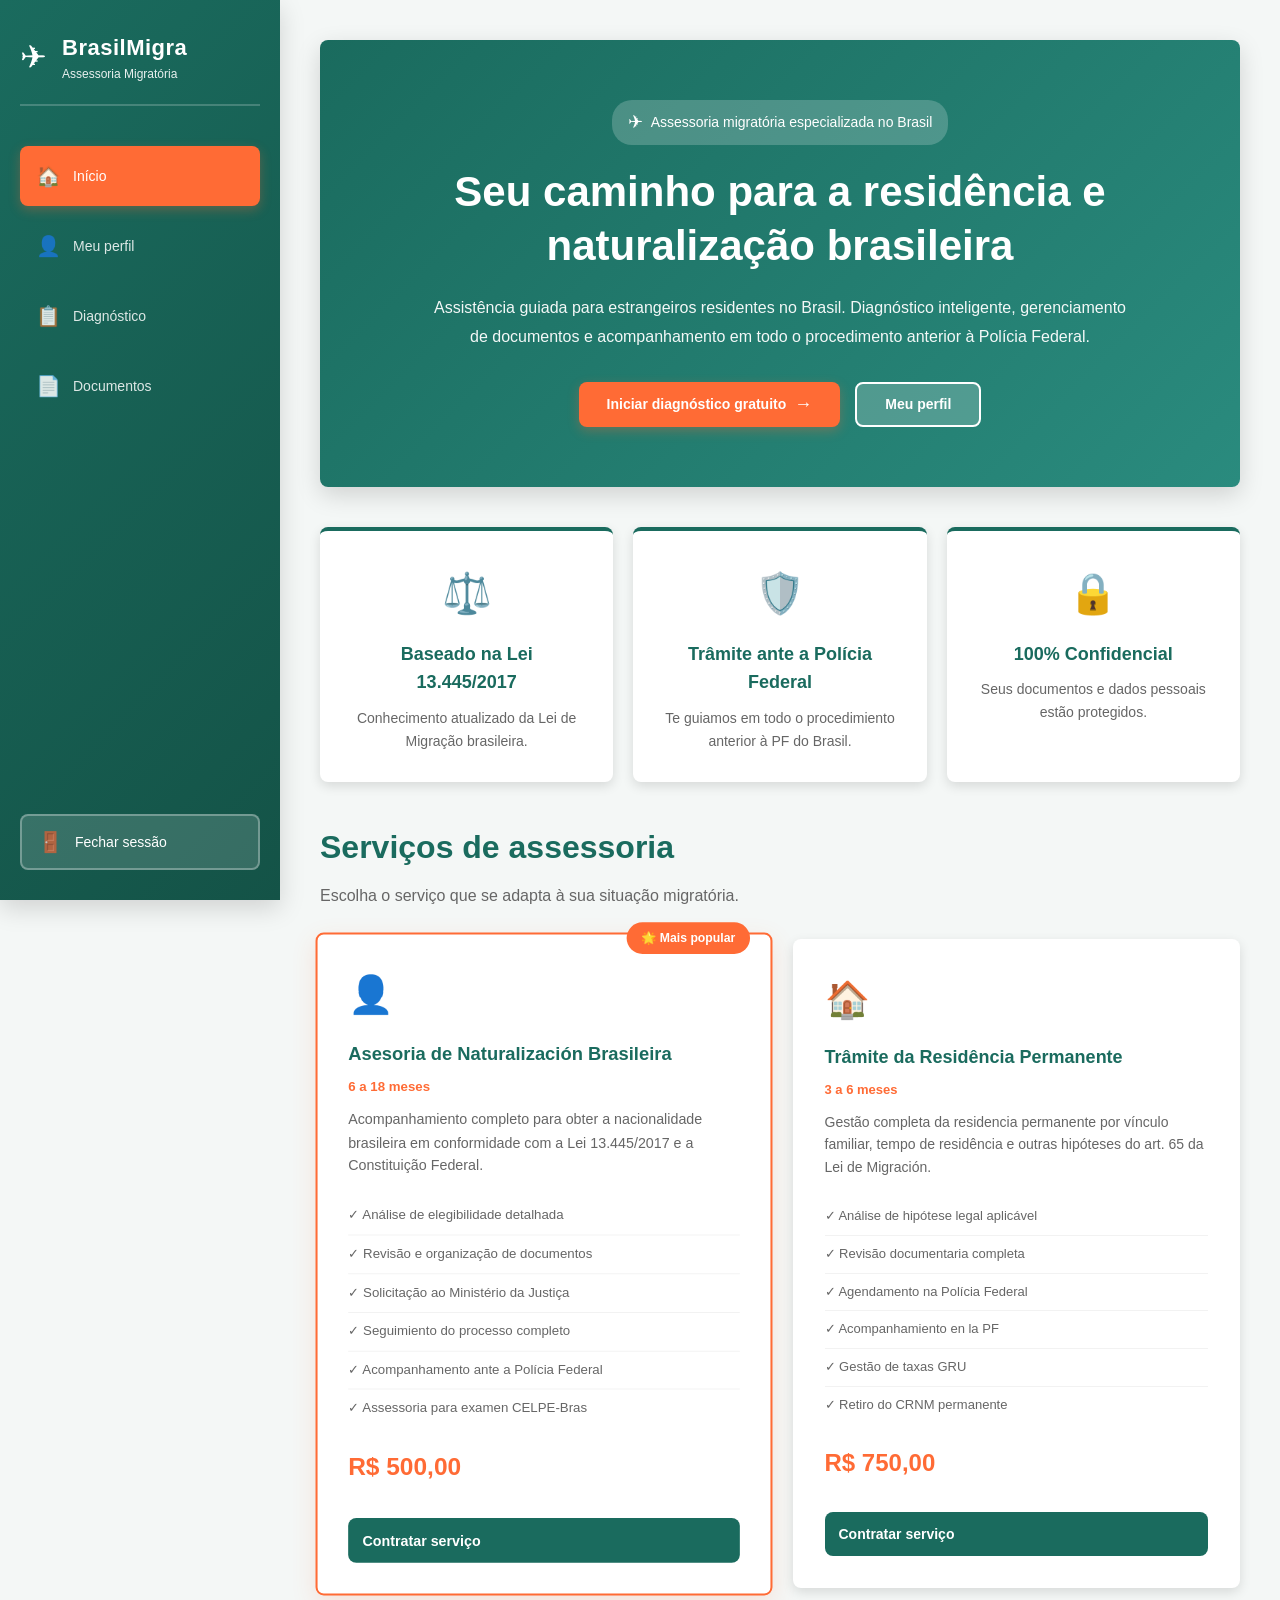
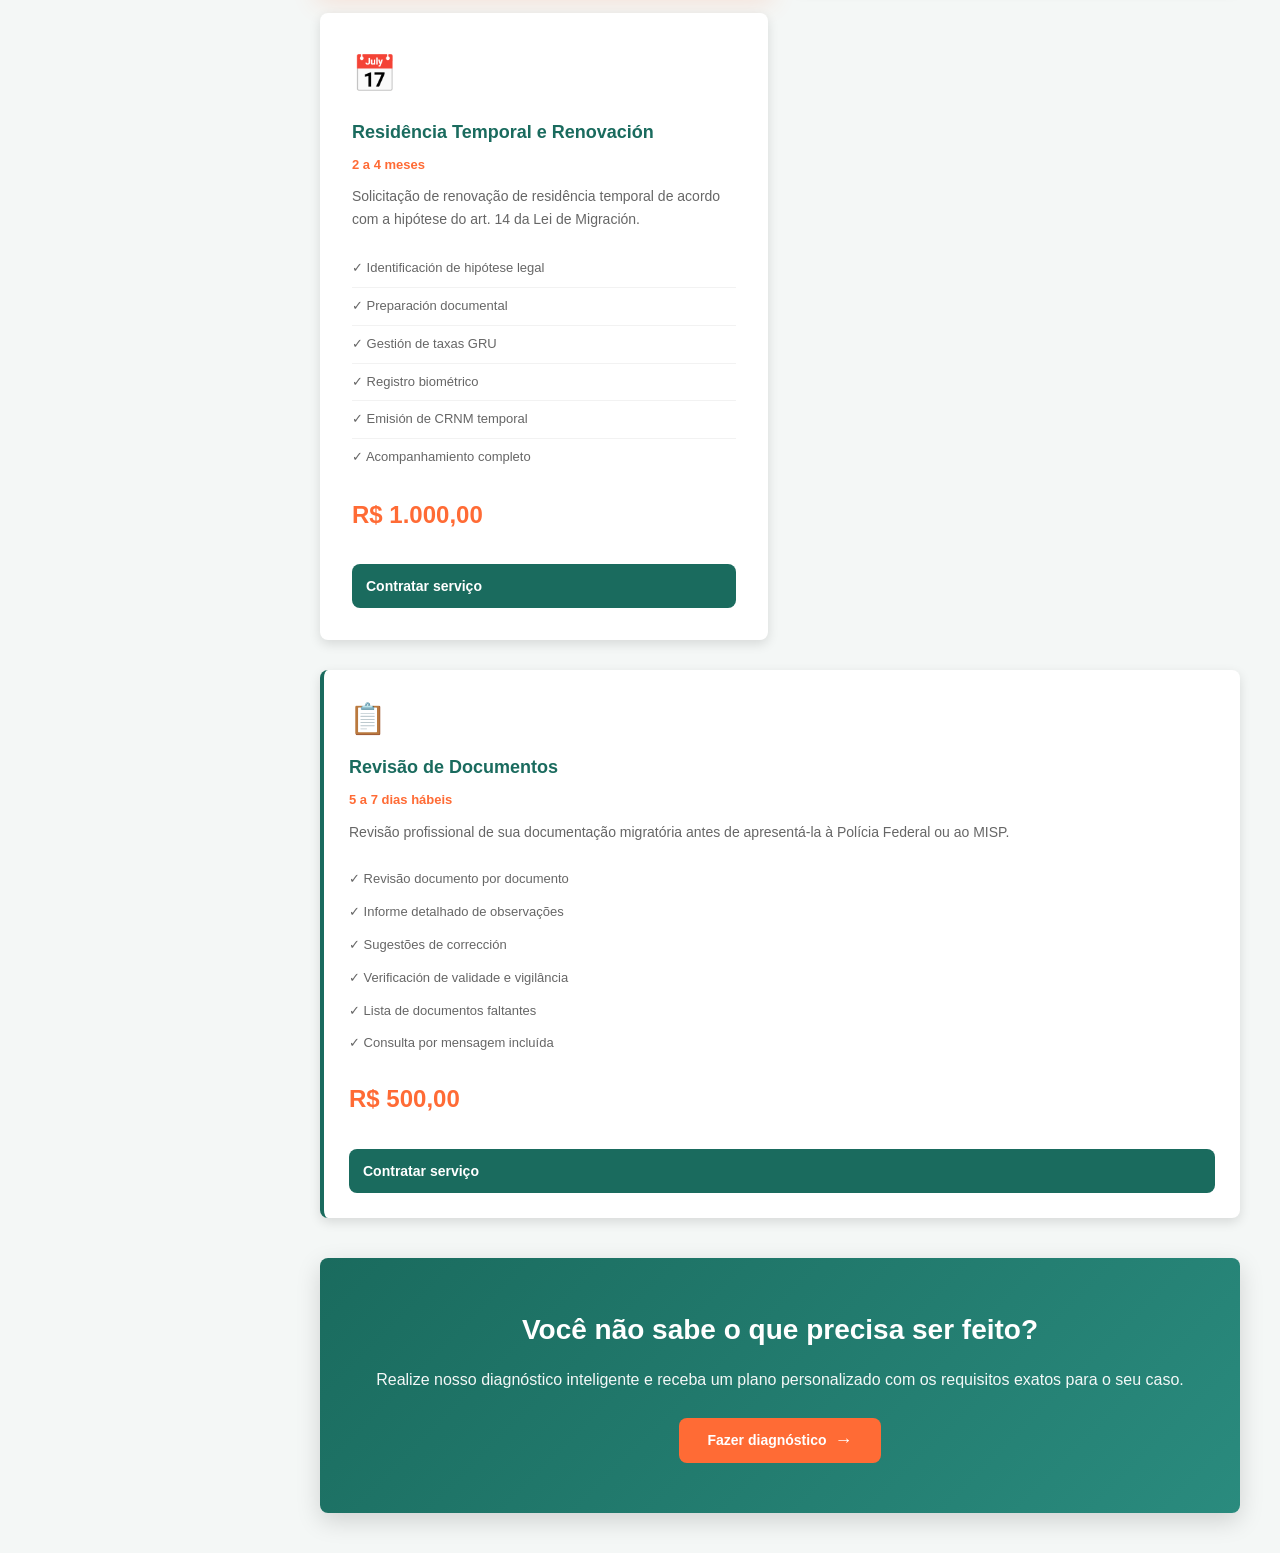
<file: index.html>
<!DOCTYPE html>
<html lang="pt-BR">
<head>
    <meta charset="UTF-8">
    <meta name="viewport" content="width=device-width, initial-scale=1.0">
    <meta name="description" content="BrasilMigra - Assessoria Migratória especializada no Brasil">
    <meta name="theme-color" content="#1a6b5e">
    
    <!-- PWA Meta Tags -->
    <meta name="apple-mobile-web-app-capable" content="yes">
    <meta name="apple-mobile-web-app-status-bar-style" content="black-translucent">
    <meta name="apple-mobile-web-app-title" content="BrasilMigra">
    
    <title>BrasilMigra - Assessoria Migratória</title>
    <link rel="manifest" href="manifest.json">
    <link rel="icon" type="image/png" sizes="192x192" href="data:image/svg+xml,<svg xmlns='http://www.w3.org/2000/svg' viewBox='0 0 192 192'><rect fill='%231a6b5e' width='192' height='192'/><text x='50%' y='50%' font-size='120' font-weight='bold' text-anchor='middle' dy='.3em' fill='white' font-family='Arial'>✈</text></svg>">
    <link rel="apple-touch-icon" href="data:image/svg+xml,<svg xmlns='http://www.w3.org/2000/svg' viewBox='0 0 180 180'><rect fill='%231a6b5e' width='180' height='180'/><text x='50%' y='50%' font-size='110' font-weight='bold' text-anchor='middle' dy='.3em' fill='white' font-family='Arial'>✈</text></svg>">
    <link rel="stylesheet" href="styles.css">
</head>
<body>
    <div class="app-container">
        <!-- SIDEBAR NAVIGATION -->
        <aside class="sidebar">
            <div class="logo-section">
                <div class="logo-icon">✈</div>
                <div>
                    <h1 class="logo-title">BrasilMigra</h1>
                    <p class="logo-subtitle">Assessoria Migratória</p>
                </div>
            </div>

            <nav class="nav-menu">
                <a href="#inicio" class="nav-item active" data-section="inicio">
                    <span class="nav-icon">🏠</span>
                    <span class="nav-text">Início</span>
                </a>
                <a href="#perfil" class="nav-item" data-section="perfil">
                    <span class="nav-icon">👤</span>
                    <span class="nav-text">Meu perfil</span>
                </a>
                <a href="#diagnostico" class="nav-item" data-section="diagnostico">
                    <span class="nav-icon">📋</span>
                    <span class="nav-text">Diagnóstico</span>
                </a>
                <a href="#documentos" class="nav-item" data-section="documentos">
                    <span class="nav-icon">📄</span>
                    <span class="nav-text">Documentos</span>
                </a>
            </nav>

            <button class="logout-btn">
                <span class="nav-icon">🚪</span>
                <span class="nav-text">Fechar sessão</span>
            </button>
        </aside>

        <!-- MAIN CONTENT -->
        <main class="main-content">
            <!-- SEÇÃO INÍCIO -->
            <section id="inicio" class="section active">
                <!-- Hero Section -->
                <div class="hero-section">
                    <div class="hero-badge">
                        <span class="badge-icon">✈</span>
                        <span class="badge-text">Assessoria migratória especializada no Brasil</span>
                    </div>
                    <h2 class="hero-title">Seu caminho para a residência e naturalização brasileira</h2>
                    <p class="hero-description">
                        Assistência guiada para estrangeiros residentes no Brasil. Diagnóstico inteligente, gerenciamento de documentos e acompanhamento em todo o procedimento anterior à Polícia Federal.
                    </p>
                    <div class="hero-buttons">
                        <button class="btn btn-primary" onclick="startDiagnostico()">
                            Iniciar diagnóstico gratuito <span class="btn-arrow">→</span>
                        </button>
                        <button class="btn btn-secondary">Meu perfil</button>
                    </div>
                </div>

                <!-- Info Cards -->
                <div class="info-cards">
                    <div class="info-card">
                        <div class="card-icon">⚖️</div>
                        <h3 class="card-title">Baseado na Lei 13.445/2017</h3>
                        <p class="card-text">Conhecimento atualizado da Lei de Migração brasileira.</p>
                    </div>
                    <div class="info-card">
                        <div class="card-icon">🛡️</div>
                        <h3 class="card-title">Trâmite ante a Polícia Federal</h3>
                        <p class="card-text">Te guiamos em todo o procedimiento anterior à PF do Brasil.</p>
                    </div>
                    <div class="info-card">
                        <div class="card-icon">🔒</div>
                        <h3 class="card-title">100% Confidencial</h3>
                        <p class="card-text">Seus documentos e dados pessoais estão protegidos.</p>
                    </div>
                </div>

                <!-- Services Section -->
                <div class="services-section">
                    <h3 class="section-title">Serviços de assessoria</h3>
                    <p class="section-subtitle">Escolha o serviço que se adapta à sua situação migratória.</p>

                    <div class="services-grid">
                        <!-- Service Card 1 -->
                        <div class="service-card featured">
                            <div class="badge-featured">🌟 Mais popular</div>
                            <div class="service-icon">👤</div>
                            <h4 class="service-title">Asesoria de Naturalización Brasileira</h4>
                            <p class="service-duration">6 a 18 meses</p>
                            <p class="service-description">Acompanhamiento completo para obter a nacionalidade brasileira em conformidade com a Lei 13.445/2017 e a Constituição Federal.</p>
                            <ul class="service-features">
                                <li>✓ Análise de elegibilidade detalhada</li>
                                <li>✓ Revisão e organização de documentos</li>
                                <li>✓ Solicitação ao Ministério da Justiça</li>
                                <li>✓ Seguimiento do processo completo</li>
                                <li>✓ Acompanhamento ante a Polícia Federal</li>
                                <li>✓ Assessoria para examen CELPE-Bras</li>
                            </ul>
                            <div class="service-price">R$ 500,00</div>
                            <button class="btn btn-service">Contratar serviço</button>
                        </div>

                        <!-- Service Card 2 -->
                        <div class="service-card">
                            <div class="service-icon">🏠</div>
                            <h4 class="service-title">Trâmite da Residência Permanente</h4>
                            <p class="service-duration">3 a 6 meses</p>
                            <p class="service-description">Gestão completa da residencia permanente por vínculo familiar, tempo de residência e outras hipóteses do art. 65 da Lei de Migración.</p>
                            <ul class="service-features">
                                <li>✓ Análise de hipótese legal aplicável</li>
                                <li>✓ Revisão documentaria completa</li>
                                <li>✓ Agendamento na Polícia Federal</li>
                                <li>✓ Acompanhamiento en la PF</li>
                                <li>✓ Gestão de taxas GRU</li>
                                <li>✓ Retiro do CRNM permanente</li>
                            </ul>
                            <div class="service-price">R$ 750,00</div>
                            <button class="btn btn-service">Contratar serviço</button>
                        </div>

                        <!-- Service Card 3 -->
                        <div class="service-card">
                            <div class="service-icon">📅</div>
                            <h4 class="service-title">Residência Temporal e Renovación</h4>
                            <p class="service-duration">2 a 4 meses</p>
                            <p class="service-description">Solicitação de renovação de residência temporal de acordo com a hipótese do art. 14 da Lei de Migración.</p>
                            <ul class="service-features">
                                <li>✓ Identificación de hipótese legal</li>
                                <li>✓ Preparación documental</li>
                                <li>✓ Gestión de taxas GRU</li>
                                <li>✓ Registro biométrico</li>
                                <li>✓ Emisión de CRNM temporal</li>
                                <li>✓ Acompanhamiento completo</li>
                            </ul>
                            <div class="service-price">R$ 1.000,00</div>
                            <button class="btn btn-service">Contratar serviço</button>
                        </div>
                    </div>

                    <!-- Additional Service -->
                    <div class="additional-service">
                        <div class="service-icon-small">📋</div>
                        <h4 class="service-title">Revisão de Documentos</h4>
                        <p class="service-duration">5 a 7 dias hábeis</p>
                        <p class="service-description">Revisão profissional de sua documentação migratória antes de apresentá-la à Polícia Federal ou ao MISP.</p>
                        <ul class="service-features-small">
                            <li>✓ Revisão documento por documento</li>
                            <li>✓ Informe detalhado de observações</li>
                            <li>✓ Sugestões de corrección</li>
                            <li>✓ Verificación de validade e vigilância</li>
                            <li>✓ Lista de documentos faltantes</li>
                            <li>✓ Consulta por mensagem incluída</li>
                        </ul>
                        <div class="service-price">R$ 500,00</div>
                        <button class="btn btn-service">Contratar serviço</button>
                    </div>
                </div>

                <!-- CTA Section -->
                <div class="cta-section">
                    <h3 class="cta-title">Você não sabe o que precisa ser feito?</h3>
                    <p class="cta-description">Realize nosso diagnóstico inteligente e receba um plano personalizado com os requisitos exatos para o seu caso.</p>
                    <button class="btn btn-cta" onclick="startDiagnostico()">Fazer diagnóstico <span class="btn-arrow">→</span></button>
                </div>
            </section>

            <!-- SEÇÃO DIAGNÓSTICO (QUESTIONÁRIO) -->
            <section id="diagnostico" class="section">
                <div class="questionnaire-container">
                    <div class="questionnaire-header">
                        <span class="questionnaire-badge">Diagnóstico inteligente</span>
                        <h2 class="questionnaire-title">Questionário migratório</h2>
                        <p class="questionnaire-subtitle">Responda às perguntas para receber um diagnóstico personalizado de acordo com a Lei de Migración Brasileira</p>
                    </div>

                    <div class="progress-bar">
                        <div class="progress-fill" id="progressFill"></div>
                        <span class="progress-text" id="progressText">0%</span>
                    </div>

                    <div class="questions-container" id="questionsContainer">
                        <!-- Questions will be loaded here by JavaScript -->
                    </div>

                    <div class="question-navigation">
                        <button class="btn btn-nav" id="prevBtn" onclick="previousQuestion()" style="display:none;">← Anterior</button>
                        <button class="btn btn-nav btn-next" id="nextBtn" onclick="nextQuestion()">Próxima →</button>
                    </div>
                </div>
            </section>

            <!-- SEÇÃO RESULTADO DIAGNÓSTICO -->
            <section id="diagnostico-resultado" class="section" style="display:none;">
                <div class="result-container">
                    <div class="result-header">
                        <div class="result-icon">⚠️</div>
                        <h2 class="result-title">Diagnóstico concluído</h2>
                        <p class="result-subtitle">Baseado na Lei 13.445/2017 e procedimentos da Polícia Federal</p>
                    </div>

                    <div class="result-card">
                        <div class="result-badge">✓ TRÂMITE RECOMENDADO</div>
                        <h3 class="result-service">Naturalización brasileira</h3>
                        <p class="result-service-desc">Cumplen requisitos previstos en la naturalización especial (art. 65 de la Constituición) por vínculo familiar con a brasileiro.</p>

                        <div class="risk-factors">
                            <div class="risk-icon">⚠️</div>
                            <div>
                                <h4>Factores de riego detectados</h4>
                                <p>Resultados criminales; isso pode dificultar o impedimento à trâmite. If necessario, avalhe jurídica detalhada</p>
                            </div>
                        </div>
                    </div>

                    <div class="requirements-card">
                        <h3>Requisitos necessários</h3>
                        <ol class="requirements-list">
                            <li>Solicitação formal dirigida ao Ministério da Justiça e Segurança Pública (MJSP)</li>
                            <li>CRNM vigente (Registro Nacional del Extranjero)</li>
                            <li>Comprovante de residência no Brasil pelo período exigido</li>
                            <li>Certificado de antecedentes penais do Brasil (PF) e do país de origen</li>
                            <li>Comprovante de capacidade de sustentação própria</li>
                            <li>Certificado de conocimiento del idioma português (CELPE-Bras)</li>
                            <li>Declaración de no tener condenas penalizadas no Brasil</li>
                            <li>Dos testes com identidades e CPF</li>
                            <li>Certificados negativos federais, estaduais e militares</li>
                        </ol>
                    </div>

                    <div class="steps-card">
                        <h3>Passo a passo para o trâmite</h3>
                        <div class="steps-list">
                            <div class="step">
                                <div class="step-number">1</div>
                                <p>Reunir toda a documentación pessoal necessária</p>
                            </div>
                            <div class="step">
                                <div class="step-number">2</div>
                                <p>Solicitar o certificado CELPE-Bras (exame de português)</p>
                            </div>
                            <div class="step">
                                <div class="step-number">3</div>
                                <p>Obter certificados de antecedentes (PF, estaduais, militares)</p>
                            </div>
                            <div class="step">
                                <div class="step-number">4</div>
                                <p>Registrar a solicitación no portal do MSF ou na Polícia Federal</p>
                            </div>
                            <div class="step">
                                <div class="step-number">5</div>
                                <p>Pagar a taxa correspondente federal (GRU)</p>
                            </div>
                            <div class="step">
                                <div class="step-number">6</div>
                                <p>Aguardar análise do MISP (pode atrasar de 6 a 18 meses)</p>
                            </div>
                            <div class="step">
                                <div class="step-number">7</div>
                                <p>Comparecimiento ante a Polícia Federal para tomar dados biométricos e cidadán</p>
                            </div>
                            <div class="step">
                                <div class="step-number">8</div>
                                <p>Receber o certificado de naturalización e realizar o registro electoral</p>
                            </div>
                        </div>
                    </div>

                    <div class="result-footer">
                        <p class="footer-note">Este diagnóstico é orientativo e não substitui a assessoria profissional jurídica. Para uma análise distribuída do seu caso, contrate um dos nossos serviços de assessoria.</p>
                        <div class="footer-buttons">
                            <button class="btn btn-primary" onclick="scrollToServices()">Ver serviços de assessoria →</button>
                            <button class="btn btn-secondary" onclick="resetDiagnostico()">Repetir diagnóstico</button>
                        </div>
                    </div>
                </div>
            </section>

            <!-- SEÇÃO PERFIL -->
            <section id="perfil" class="section">
                <div class="profile-container">
                    <h2 class="section-title">Meu perfil</h2>
                    <p class="section-subtitle">Gerencie seus dados pessoais e acompanhe o estado do seu trâmite migratório.</p>

                    <div class="profile-stats">
                        <div class="stat-card">
                            <div class="stat-icon">📄</div>
                            <div class="stat-value">0</div>
                            <div class="stat-label">Documentos</div>
                        </div>
                        <div class="stat-card">
                            <div class="stat-icon">📋</div>
                            <div class="stat-label">Diagnóstico</div>
                            <div class="stat-value">--</div>
                        </div>
                        <div class="stat-card">
                            <div class="stat-icon">👤</div>
                            <div class="stat-label">Serviços</div>
                            <div class="stat-value">0</div>
                        </div>
                    </div>

                    <form class="profile-form">
                        <h3 class="form-section-title">Dados pessoais</h3>

                        <div class="form-row">
                            <div class="form-group">
                                <label for="fullname">Nome completo *</label>
                                <input type="text" id="fullname" placeholder="Seu nome completo" required>
                            </div>
                            <div class="form-group">
                                <label for="nationality">Nacionalidade *</label>
                                <input type="text" id="nationality" placeholder="Ex: Argentina">
                            </div>
                        </div>

                        <div class="form-row">
                            <div class="form-group">
                                <label for="passport">Número de passaporte *</label>
                                <input type="text" id="passport" placeholder="Número do passaporte">
                            </div>
                            <div class="form-group">
                                <label for="rne">RNE / CRNM *</label>
                                <input type="text" id="rne" placeholder="Número RNE ou CRNM">
                            </div>
                        </div>

                        <div class="form-row">
                            <div class="form-group">
                                <label for="cpf">CPF *</label>
                                <input type="text" id="cpf" placeholder="CPF (se tiver)">
                            </div>
                            <div class="form-group">
                                <label for="birthdate">Data de nascimento *</label>
                                <input type="date" id="birthdate">
                            </div>
                        </div>

                        <div class="form-row">
                            <div class="form-group">
                                <label for="phone">Telefone</label>
                                <input type="tel" id="phone" placeholder="Seu telefone">
                            </div>
                            <div class="form-group">
                                <label for="email">Correo electrónico *</label>
                                <input type="email" id="email" placeholder="seu@email.com">
                            </div>
                        </div>

                        <div class="form-row">
                            <div class="form-group full-width">
                                <label for="address">Dirección no Brasil *</label>
                                <input type="text" id="address" placeholder="Rua, número, bairro, cidade">
                            </div>
                        </div>

                        <div class="form-row">
                            <div class="form-group">
                                <label for="state">Estado (UF) *</label>
                                <input type="text" id="state" placeholder="SP, RJ, MG, etc">
                            </div>
                            <div class="form-group">
                                <label for="arrival">Data de chegada ao Brasil *</label>
                                <input type="date" id="arrival">
                            </div>
                        </div>

                        <div class="form-row">
                            <div class="form-group">
                                <label for="visa-type">Tipo de visto atual</label>
                                <select id="visa-type">
                                    <option value="">Sem regularizar</option>
                                    <option value="temporaria">Residência temporal</option>
                                    <option value="permanente">Residência permanente</option>
                                </select>
                            </div>
                        </div>

                        <button type="submit" class="btn btn-primary">Guardar perfil</button>
                    </form>
                </div>
            </section>

            <!-- SEÇÃO DOCUMENTOS -->
            <section id="documentos" class="section">
                <div class="documents-container">
                    <h2 class="section-title">Meus Documentos</h2>
                    <p class="section-subtitle">Crie e gerencie seus documentos pessoais para o trâmite migratório.</p>

                    <div class="upload-form">
                        <h3 class="form-section-title">Subir documento</h3>

                        <div class="form-group">
                            <label for="doc-type">Tipo de documento *</label>
                            <select id="doc-type" required>
                                <option value="">Selecione um tipo</option>
                                <option value="passaporte">Passaporte</option>
                                <option value="rne">RNE / CRNM</option>
                                <option value="cpf">CPF</option>
                                <option value="certidao-nascimento">Certidão de Nascimento</option>
                                <option value="comprovante-residencia">Comprovante de Residência</option>
                                <option value="certificado-antecedentes">Certificado de Antecedentes</option>
                                <option value="outro">Outro</option>
                            </select>
                        </div>

                        <div class="form-group">
                            <label for="doc-name">Nome (opcional)</label>
                            <input type="text" id="doc-name" placeholder="Ex: Passaporte vigente">
                        </div>

                        <div class="upload-area" id="uploadArea">
                            <div class="upload-icon">📁</div>
                            <p>Clique para selecionar un arquivo</p>
                            <small>JPG, PNG, PDF - máx. 10 MB</small>
                            <input type="file" id="fileInput" accept=".jpg,.jpeg,.png,.pdf" style="display:none;">
                        </div>

                        <button type="submit" class="btn btn-primary full-width">↓ Subir documento</button>
                    </div>

                    <div class="documents-list">
                        <h3>Documentos enviados (0)</h3>
                        <div class="empty-state">
                            <div class="empty-icon">📋</div>
                            <p>Ainda não tem documentos subidos.</p>
                        </div>
                    </div>
                </div>
            </section>
        </main>
    </div>

    <script src="script.js"></script>
</body>
</html>
</file>
<file: styles.css>
/* ============================================
   ESTILOS GLOBALES Y CONFIGURACIÓN BASE
   ============================================ */

* {
    margin: 0;
    padding: 0;
    box-sizing: border-box;
}

:root {
    --color-primary: #1a6b5e;
    --color-primary-dark: #145347;
    --color-primary-light: #2a8b7e;
    --color-accent: #ff6b35;
    --color-success: #27ae60;
    --color-warning: #e67e22;
    --color-danger: #e74c3c;
    --color-light: #f4f7f6;
    --color-white: #ffffff;
    --color-text: #333333;
    --color-text-light: #666666;
    --shadow-sm: 0 2px 4px rgba(0, 0, 0, 0.08);
    --shadow-md: 0 4px 12px rgba(0, 0, 0, 0.12);
    --shadow-lg: 0 8px 24px rgba(0, 0, 0, 0.15);
    --border-radius: 8px;
}

body {
    font-family: 'Segoe UI', Tahoma, Geneva, Verdana, sans-serif;
    background-color: var(--color-light);
    color: var(--color-text);
    line-height: 1.6;
    overflow-x: hidden;
}

/* ============================================
   CONTENEDOR PRINCIPAL
   ============================================ */

.app-container {
    display: flex;
    min-height: 100vh;
    background-color: var(--color-light);
}

/* ============================================
   SIDEBAR (MENÚ LATERAL)
   ============================================ */

.sidebar {
    width: 280px;
    background: linear-gradient(135deg, var(--color-primary) 0%, var(--color-primary-dark) 100%);
    color: var(--color-white);
    padding: 30px 20px;
    display: flex;
    flex-direction: column;
    position: fixed;
    height: 100vh;
    overflow-y: auto;
    box-shadow: var(--shadow-lg);
    z-index: 100;
}

.logo-section {
    display: flex;
    align-items: center;
    gap: 15px;
    margin-bottom: 40px;
    padding-bottom: 20px;
    border-bottom: 2px solid rgba(255, 255, 255, 0.2);
}

.logo-icon {
    font-size: 32px;
    display: flex;
    align-items: center;
    justify-content: center;
}

.logo-title {
    font-size: 22px;
    font-weight: 700;
    margin: 0;
    letter-spacing: 0.5px;
}

.logo-subtitle {
    font-size: 12px;
    opacity: 0.9;
    margin: 0;
    font-weight: 400;
}

/* Menú de Navegación */
.nav-menu {
    display: flex;
    flex-direction: column;
    gap: 10px;
    margin-bottom: auto;
}

.nav-item {
    display: flex;
    align-items: center;
    gap: 12px;
    padding: 14px 16px;
    border-radius: var(--border-radius);
    color: rgba(255, 255, 255, 0.85);
    text-decoration: none;
    transition: all 0.3s ease;
    cursor: pointer;
    font-weight: 500;
}

.nav-item:hover {
    background-color: rgba(255, 255, 255, 0.15);
    color: var(--color-white);
    transform: translateX(5px);
}

.nav-item.active {
    background-color: var(--color-accent);
    color: var(--color-white);
    box-shadow: 0 4px 12px rgba(255, 107, 53, 0.3);
}

.nav-icon {
    font-size: 20px;
}

.nav-text {
    font-size: 14px;
}

/* Botón Logout */
.logout-btn {
    display: flex;
    align-items: center;
    gap: 12px;
    padding: 14px 16px;
    background-color: rgba(255, 255, 255, 0.15);
    border: 2px solid rgba(255, 255, 255, 0.3);
    border-radius: var(--border-radius);
    color: var(--color-white);
    cursor: pointer;
    font-weight: 500;
    transition: all 0.3s ease;
    font-size: 14px;
}

.logout-btn:hover {
    background-color: rgba(255, 107, 53, 0.8);
    border-color: var(--color-accent);
    transform: translateX(5px);
}

/* ============================================
   CONTENIDO PRINCIPAL
   ============================================ */

.main-content {
    margin-left: 280px;
    width: calc(100% - 280px);
    background-color: var(--color-light);
    overflow-y: auto;
}

/* Secciones */
.section {
    display: none;
    padding: 40px;
    animation: fadeIn 0.3s ease;
}

.section.active {
    display: block;
}

@keyframes fadeIn {
    from {
        opacity: 0;
        transform: translateY(10px);
    }
    to {
        opacity: 1;
        transform: translateY(0);
    }
}

/* ============================================
   SECCIÓN INICIO (HERO)
   ============================================ */

.hero-section {
    background: linear-gradient(135deg, var(--color-primary) 0%, var(--color-primary-light) 100%);
    color: var(--color-white);
    padding: 60px 40px;
    border-radius: var(--border-radius);
    margin-bottom: 40px;
    box-shadow: var(--shadow-lg);
    text-align: center;
}

.hero-badge {
    display: inline-flex;
    align-items: center;
    gap: 8px;
    background-color: rgba(255, 255, 255, 0.2);
    padding: 8px 16px;
    border-radius: 20px;
    margin-bottom: 20px;
    font-size: 14px;
    font-weight: 500;
}

.badge-icon {
    font-size: 18px;
}

.hero-title {
    font-size: 42px;
    font-weight: 700;
    margin-bottom: 20px;
    line-height: 1.3;
}

.hero-description {
    font-size: 16px;
    opacity: 0.95;
    margin-bottom: 30px;
    max-width: 700px;
    margin-left: auto;
    margin-right: auto;
    line-height: 1.8;
}

.hero-buttons {
    display: flex;
    gap: 15px;
    justify-content: center;
    flex-wrap: wrap;
}

/* ============================================
   BOTONES
   ============================================ */

.btn {
    padding: 12px 28px;
    border: none;
    border-radius: var(--border-radius);
    cursor: pointer;
    font-weight: 600;
    font-size: 14px;
    transition: all 0.3s ease;
    display: inline-flex;
    align-items: center;
    gap: 8px;
    text-decoration: none;
    white-space: nowrap;
}

.btn-primary {
    background-color: var(--color-accent);
    color: var(--color-white);
    box-shadow: 0 4px 12px rgba(255, 107, 53, 0.3);
}

.btn-primary:hover {
    background-color: #e55a28;
    box-shadow: 0 6px 16px rgba(255, 107, 53, 0.4);
    transform: translateY(-2px);
}

.btn-secondary {
    background-color: rgba(255, 255, 255, 0.2);
    color: var(--color-white);
    border: 2px solid var(--color-white);
}

.btn-secondary:hover {
    background-color: rgba(255, 255, 255, 0.3);
    transform: translateY(-2px);
}

.btn-service {
    background-color: var(--color-primary);
    color: var(--color-white);
    width: 100%;
    padding: 14px;
    margin-top: 15px;
}

.btn-service:hover {
    background-color: var(--color-primary-dark);
    box-shadow: 0 4px 12px rgba(26, 107, 94, 0.3);
}

.btn-cta {
    background-color: var(--color-accent);
    color: var(--color-white);
}

.btn-cta:hover {
    background-color: #e55a28;
}

.btn-nav {
    background-color: var(--color-primary);
    color: var(--color-white);
    padding: 10px 20px;
    font-size: 13px;
}

.btn-nav:hover {
    background-color: var(--color-primary-dark);
}

.btn-delete {
    background-color: var(--color-danger);
    color: var(--color-white);
    padding: 8px 16px;
    border: none;
    border-radius: var(--border-radius);
    cursor: pointer;
    font-size: 12px;
    font-weight: 600;
    transition: all 0.3s ease;
}

.btn-delete:hover {
    background-color: #d63031;
    box-shadow: 0 2px 8px rgba(231, 76, 60, 0.3);
}

.btn-arrow {
    font-size: 18px;
}

.full-width {
    width: 100%;
}

/* ============================================
   TARJETAS DE INFORMACIÓN
   ============================================ */

.info-cards {
    display: grid;
    grid-template-columns: repeat(auto-fit, minmax(280px, 1fr));
    gap: 20px;
    margin-bottom: 40px;
}

.info-card {
    background-color: var(--color-white);
    padding: 30px;
    border-radius: var(--border-radius);
    text-align: center;
    box-shadow: var(--shadow-md);
    transition: all 0.3s ease;
    border-top: 4px solid var(--color-primary);
}

.info-card:hover {
    box-shadow: var(--shadow-lg);
    transform: translateY(-5px);
}

.card-icon {
    font-size: 40px;
    margin-bottom: 15px;
    display: inline-block;
}

.card-title {
    font-size: 18px;
    font-weight: 600;
    margin-bottom: 10px;
    color: var(--color-primary);
}

.card-text {
    font-size: 14px;
    color: var(--color-text-light);
    line-height: 1.6;
}

/* ============================================
   SECCIÓN DE SERVICIOS
   ============================================ */

.services-section {
    margin-bottom: 40px;
}

.section-title {
    font-size: 32px;
    font-weight: 700;
    color: var(--color-primary);
    margin-bottom: 10px;
}

.section-subtitle {
    font-size: 16px;
    color: var(--color-text-light);
    margin-bottom: 30px;
    line-height: 1.6;
}

.services-grid {
    display: grid;
    grid-template-columns: repeat(auto-fit, minmax(350px, 1fr));
    gap: 25px;
    margin-bottom: 30px;
}

/* Tarjetas de Servicios */
.service-card {
    background-color: var(--color-white);
    border-radius: var(--border-radius);
    padding: 30px;
    box-shadow: var(--shadow-md);
    transition: all 0.3s ease;
    position: relative;
    border: 2px solid transparent;
    display: flex;
    flex-direction: column;
}

.service-card:hover {
    box-shadow: var(--shadow-lg);
    transform: translateY(-8px);
    border-color: var(--color-accent);
}

.service-card.featured {
    border-color: var(--color-accent);
    box-shadow: 0 8px 24px rgba(255, 107, 53, 0.15);
    position: relative;
    transform: scale(1.02);
}

.badge-featured {
    position: absolute;
    top: -12px;
    right: 20px;
    background-color: var(--color-accent);
    color: var(--color-white);
    padding: 6px 14px;
    border-radius: 20px;
    font-size: 12px;
    font-weight: 600;
}

.service-icon {
    font-size: 36px;
    margin-bottom: 15px;
}

.service-title {
    font-size: 18px;
    font-weight: 600;
    color: var(--color-primary);
    margin-bottom: 8px;
}

.service-duration {
    font-size: 13px;
    color: var(--color-accent);
    font-weight: 600;
    margin-bottom: 10px;
}

.service-description {
    font-size: 14px;
    color: var(--color-text-light);
    line-height: 1.6;
    margin-bottom: 20px;
}

.service-features {
    list-style: none;
    margin-bottom: 20px;
    flex-grow: 1;
}

.service-features li {
    font-size: 13px;
    color: var(--color-text-light);
    padding: 8px 0;
    border-bottom: 1px solid rgba(0, 0, 0, 0.05);
}

.service-features li:last-child {
    border-bottom: none;
}

.service-features-small {
    list-style: none;
    margin-bottom: 20px;
}

.service-features-small li {
    font-size: 13px;
    color: var(--color-text-light);
    padding: 6px 0;
}

.service-price {
    font-size: 24px;
    font-weight: 700;
    color: var(--color-accent);
    margin-bottom: 15px;
}

.additional-service {
    background-color: var(--color-white);
    padding: 25px;
    border-radius: var(--border-radius);
    box-shadow: var(--shadow-md);
    border-left: 4px solid var(--color-primary);
}

.service-icon-small {
    font-size: 30px;
    margin-bottom: 10px;
}

/* ============================================
   SECCIÓN CTA (CALL TO ACTION)
   ============================================ */

.cta-section {
    background: linear-gradient(135deg, var(--color-primary) 0%, var(--color-primary-light) 100%);
    color: var(--color-white);
    padding: 50px 40px;
    border-radius: var(--border-radius);
    text-align: center;
    box-shadow: var(--shadow-lg);
}

.cta-title {
    font-size: 28px;
    font-weight: 700;
    margin-bottom: 15px;
}

.cta-description {
    font-size: 16px;
    opacity: 0.95;
    margin-bottom: 25px;
    line-height: 1.6;
}

/* ============================================
   FORMULARIO DE CUESTIONARIO
   ============================================ */

.questionnaire-container {
    background-color: var(--color-white);
    padding: 40px;
    border-radius: var(--border-radius);
    box-shadow: var(--shadow-md);
    max-width: 800px;
    margin: 0 auto;
}

.questionnaire-header {
    text-align: center;
    margin-bottom: 30px;
}

.questionnaire-badge {
    display: inline-block;
    background-color: var(--color-primary);
    color: var(--color-white);
    padding: 6px 14px;
    border-radius: 20px;
    font-size: 12px;
    font-weight: 600;
    margin-bottom: 15px;
}

.questionnaire-title {
    font-size: 28px;
    font-weight: 700;
    color: var(--color-primary);
    margin-bottom: 10px;
}

.questionnaire-subtitle {
    font-size: 14px;
    color: var(--color-text-light);
    line-height: 1.6;
}

/* Barra de Progreso */
.progress-bar {
    width: 100%;
    height: 8px;
    background-color: #e0e0e0;
    border-radius: 10px;
    margin-bottom: 30px;
    overflow: hidden;
    position: relative;
}

.progress-fill {
    height: 100%;
    background: linear-gradient(90deg, var(--color-primary) 0%, var(--color-accent) 100%);
    border-radius: 10px;
    width: 0%;
    transition: width 0.3s ease;
}

.progress-text {
    position: absolute;
    top: -25px;
    right: 0;
    font-size: 12px;
    font-weight: 600;
    color: var(--color-primary);
}

/* Contenedor de Preguntas */
.questions-container {
    margin-bottom: 30px;
    min-height: 150px;
}

.question {
    animation: fadeIn 0.3s ease;
}

.question-label {
    display: block;
    font-size: 16px;
    font-weight: 600;
    color: var(--color-primary);
    margin-bottom: 15px;
}

.question-options {
    display: flex;
    flex-direction: column;
    gap: 10px;
}

.option {
    display: flex;
    align-items: center;
    gap: 10px;
}

.option input[type="radio"],
.option input[type="checkbox"] {
    width: 18px;
    height: 18px;
    cursor: pointer;
    accent-color: var(--color-primary);
}

.option label {
    cursor: pointer;
    font-size: 14px;
    color: var(--color-text);
    margin: 0;
}

/* Navegación de Preguntas */
.question-navigation {
    display: flex;
    gap: 15px;
    justify-content: space-between;
}

.btn-next {
    margin-left: auto;
}

/* ============================================
   RESULTADOS DEL DIAGNÓSTICO
   ============================================ */

.result-container {
    background-color: var(--color-white);
    padding: 40px;
    border-radius: var(--border-radius);
    box-shadow: var(--shadow-md);
    max-width: 900px;
    margin: 0 auto;
}

.result-header {
    text-align: center;
    margin-bottom: 30px;
}

.result-icon {
    font-size: 48px;
    margin-bottom: 15px;
    display: inline-block;
}

.result-title {
    font-size: 28px;
    font-weight: 700;
    color: var(--color-primary);
    margin-bottom: 10px;
}

.result-subtitle {
    font-size: 14px;
    color: var(--color-text-light);
}

/* Tarjetas de Resultados */
.result-card {
    background: linear-gradient(135deg, #f9f9f9 0%, #fafafa 100%);
    padding: 25px;
    border-radius: var(--border-radius);
    border-left: 4px solid var(--color-success);
    margin-bottom: 25px;
}

.result-badge {
    display: inline-block;
    background-color: var(--color-success);
    color: var(--color-white);
    padding: 6px 14px;
    border-radius: 20px;
    font-size: 11px;
    font-weight: 600;
    margin-bottom: 10px;
}

.result-service {
    font-size: 18px;
    font-weight: 600;
    color: var(--color-primary);
    margin-bottom: 10px;
}

.result-service-desc {
    font-size: 14px;
    color: var(--color-text-light);
    line-height: 1.6;
    margin-bottom: 15px;
}

.risk-factors {
    display: flex;
    gap: 15px;
    background-color: rgba(230, 126, 34, 0.1);
    padding: 15px;
    border-radius: var(--border-radius);
    border-left: 3px solid var(--color-warning);
}

.risk-icon {
    font-size: 24px;
    flex-shrink: 0;
}

.risk-factors h4 {
    font-size: 14px;
    font-weight: 600;
    color: var(--color-warning);
    margin: 0 0 5px 0;
}

.risk-factors p {
    font-size: 13px;
    color: var(--color-text-light);
    line-height: 1.5;
    margin: 0;
}

/* Tarjetas de Requisitos y Pasos */
.requirements-card,
.steps-card {
    background-color: var(--color-light);
    padding: 25px;
    border-radius: var(--border-radius);
    margin-bottom: 25px;
    border-left: 4px solid var(--color-primary);
}

.requirements-card h3,
.steps-card h3 {
    font-size: 18px;
    font-weight: 600;
    color: var(--color-primary);
    margin-bottom: 15px;
}

.requirements-list {
    list-style: none;
    padding-left: 0;
}

.requirements-list li {
    font-size: 14px;
    color: var(--color-text-light);
    padding: 10px 0 10px 25px;
    position: relative;
    border-bottom: 1px solid rgba(0, 0, 0, 0.05);
    line-height: 1.6;
}

.requirements-list li:before {
    content: "✓";
    position: absolute;
    left: 0;
    color: var(--color-success);
    font-weight: bold;
}

.requirements-list li:last-child {
    border-bottom: none;
}

/* Pasos */
.steps-list {
    display: grid;
    grid-template-columns: repeat(auto-fit, minmax(200px, 1fr));
    gap: 15px;
}

.step {
    background-color: var(--color-white);
    padding: 20px;
    border-radius: var(--border-radius);
    text-align: center;
    box-shadow: var(--shadow-sm);
    transition: all 0.3s ease;
}

.step:hover {
    box-shadow: var(--shadow-md);
    transform: translateY(-3px);
}

.step-number {
    width: 40px;
    height: 40px;
    background: linear-gradient(135deg, var(--color-primary) 0%, var(--color-accent) 100%);
    color: var(--color-white);
    border-radius: 50%;
    display: flex;
    align-items: center;
    justify-content: center;
    font-weight: 700;
    font-size: 18px;
    margin: 0 auto 12px;
}

.step p {
    font-size: 13px;
    color: var(--color-text-light);
    line-height: 1.5;
    margin: 0;
}

.result-footer {
    background-color: #f9f9f9;
    padding: 20px;
    border-radius: var(--border-radius);
    text-align: center;
    margin-bottom: 20px;
}

.footer-note {
    font-size: 12px;
    color: var(--color-text-light);
    margin-bottom: 15px;
    line-height: 1.6;
}

.footer-buttons {
    display: flex;
    gap: 15px;
    justify-content: center;
    flex-wrap: wrap;
}

/* ============================================
   SECCIÓN PERFIL
   ============================================ */

.profile-container {
    background-color: var(--color-white);
    padding: 40px;
    border-radius: var(--border-radius);
    box-shadow: var(--shadow-md);
    max-width: 900px;
    margin: 0 auto;
}

/* Estadísticas */
.profile-stats {
    display: grid;
    grid-template-columns: repeat(auto-fit, minmax(200px, 1fr));
    gap: 20px;
    margin-bottom: 40px;
}

.stat-card {
    background: linear-gradient(135deg, var(--color-primary) 0%, var(--color-primary-light) 100%);
    color: var(--color-white);
    padding: 25px;
    border-radius: var(--border-radius);
    text-align: center;
    box-shadow: var(--shadow-md);
    transition: all 0.3s ease;
}

.stat-card:hover {
    transform: translateY(-5px);
    box-shadow: var(--shadow-lg);
}

.stat-icon {
    font-size: 32px;
    margin-bottom: 10px;
}

.stat-value {
    font-size: 28px;
    font-weight: 700;
    margin-bottom: 5px;
}

.stat-label {
    font-size: 13px;
    opacity: 0.95;
}

/* Formularios */
.profile-form {
    border-top: 2px solid #e0e0e0;
    padding-top: 30px;
}

.form-section-title {
    font-size: 18px;
    font-weight: 600;
    color: var(--color-primary);
    margin-bottom: 20px;
}

.form-row {
    display: grid;
    grid-template-columns: repeat(auto-fit, minmax(250px, 1fr));
    gap: 20px;
    margin-bottom: 20px;
}

.form-group {
    display: flex;
    flex-direction: column;
}

.form-group label {
    font-size: 13px;
    font-weight: 600;
    color: var(--color-primary);
    margin-bottom: 8px;
}

.form-group input,
.form-group select {
    padding: 12px;
    border: 1px solid #ddd;
    border-radius: var(--border-radius);
    font-size: 14px;
    font-family: inherit;
    transition: all 0.3s ease;
}

.form-group input:focus,
.form-group select:focus {
    outline: none;
    border-color: var(--color-primary);
    box-shadow: 0 0 0 3px rgba(26, 107, 94, 0.1);
}

.form-group.full-width {
    grid-column: 1 / -1;
}

/* ============================================
   SECCIÓN DOCUMENTOS
   ============================================ */

.documents-container {
    background-color: var(--color-white);
    padding: 40px;
    border-radius: var(--border-radius);
    box-shadow: var(--shadow-md);
    max-width: 900px;
    margin: 0 auto;
}

.upload-form {
    background-color: var(--color-light);
    padding: 25px;
    border-radius: var(--border-radius);
    margin-bottom: 30px;
}

.upload-area {
    border: 2px dashed var(--color-primary);
    border-radius: var(--border-radius);
    padding: 40px;
    text-align: center;
    cursor: pointer;
    transition: all 0.3s ease;
    background-color: rgba(26, 107, 94, 0.05);
}

.upload-area:hover {
    background-color: rgba(26, 107, 94, 0.1);
    border-color: var(--color-accent);
}

.upload-icon {
    font-size: 48px;
    margin-bottom: 15px;
    display: block;
}

.upload-area p {
    font-size: 16px;
    font-weight: 600;
    color: var(--color-primary);
    margin: 0 0 10px 0;
}

.upload-area small {
    font-size: 12px;
    color: var(--color-text-light);
}

.documents-list {
    margin-top: 30px;
}

.documents-list h3 {
    font-size: 18px;
    font-weight: 600;
    color: var(--color-primary);
    margin-bottom: 15px;
}

.documents-table {
    display: flex;
    flex-direction: column;
    gap: 12px;
}

.document-item {
    display: flex;
    justify-content: space-between;
    align-items: center;
    background-color: var(--color-light);
    padding: 16px;
    border-radius: var(--border-radius);
    border-left: 4px solid var(--color-primary);
    transition: all 0.3s ease;
}

.document-item:hover {
    box-shadow: var(--shadow-md);
    background-color: #f0f5f4;
}

.document-info {
    flex: 1;
}

.document-type {
    font-size: 13px;
    font-weight: 600;
    color: var(--color-primary);
    margin-bottom: 4px;
}

.document-name {
    font-size: 15px;
    font-weight: 500;
    color: var(--color-text);
    margin-bottom: 4px;
}

.document-meta {
    font-size: 12px;
    color: var(--color-text-light);
}

.empty-state {
    text-align: center;
    padding: 40px 20px;
    background-color: var(--color-light);
    border-radius: var(--border-radius);
}

.empty-icon {
    font-size: 48px;
    margin-bottom: 15px;
    display: inline-block;
}

.empty-state p {
    font-size: 14px;
    color: var(--color-text-light);
    margin: 0;
}

/* ============================================
   RESPONSIVE DESIGN
   ============================================ */

@media (max-width: 1024px) {
    .sidebar {
        width: 240px;
    }

    .main-content {
        margin-left: 240px;
        width: calc(100% - 240px);
    }

    .section {
        padding: 30px;
    }

    .hero-section {
        padding: 40px 30px;
    }

    .hero-title {
        font-size: 32px;
    }
}

@media (max-width: 768px) {
    .sidebar {
        position: fixed;
        width: 100%;
        height: auto;
        padding: 15px;
        flex-direction: row;
        justify-content: space-between;
        align-items: center;
        z-index: 200;
        top: 0;
    }

    .logo-section {
        margin-bottom: 0;
        padding-bottom: 0;
        border-bottom: none;
    }

    .nav-menu {
        display: none;
        position: absolute;
        top: 60px;
        left: 0;
        width: 100%;
        background-color: var(--color-primary);
        flex-direction: column;
        gap: 0;
        margin-bottom: 0;
    }

    .nav-menu.active {
        display: flex;
    }

    .nav-item {
        border-radius: 0;
        padding: 12px 15px;
    }

    .logout-btn {
        display: none;
    }

    .main-content {
        margin-left: 0;
        width: 100%;
        margin-top: 60px;
    }

    .section {
        padding: 20px;
    }

    .hero-section {
        padding: 30px 20px;
    }

    .hero-title {
        font-size: 24px;
    }

    .hero-description {
        font-size: 14px;
    }

    .hero-buttons {
        flex-direction: column;
    }

    .btn {
        justify-content: center;
    }

    .services-grid {
        grid-template-columns: 1fr;
    }

    .service-card.featured {
        transform: scale(1);
    }

    .info-cards {
        grid-template-columns: 1fr;
    }

    .form-row {
        grid-template-columns: 1fr;
    }

    .section-title {
        font-size: 24px;
    }

    .questionnaire-container {
        padding: 20px;
    }

    .steps-list {
        grid-template-columns: repeat(2, 1fr);
    }

    .profile-container,
    .documents-container,
    .result-container {
        padding: 20px;
    }

    .document-item {
        flex-direction: column;
        align-items: flex-start;
        gap: 12px;
    }

    .btn-delete {
        align-self: flex-end;
    }
}

@media (max-width: 480px) {
    .logo-section {
        flex-direction: column;
        gap: 5px;
        text-align: center;
    }

    .logo-title {
        font-size: 18px;
    }

    .hero-title {
        font-size: 20px;
    }

    .hero-section {
        padding: 25px 15px;
    }

    .section {
        padding: 15px;
    }

    .section-title {
        font-size: 20px;
    }

    .service-card {
        padding: 20px;
    }

    .badge-featured {
        right: 10px;
        top: -10px;
        font-size: 11px;
    }

    .result-card {
        padding: 15px;
    }

    .steps-list {
        grid-template-columns: 1fr;
    }

    .questionnaire-container {
        padding: 15px;
    }

    .hero-buttons {
        gap: 10px;
    }

    .btn {
        padding: 10px 16px;
        font-size: 13px;
    }

    .document-type {
        font-size: 12px;
    }

    .document-name {
        font-size: 14px;
    }

    .document-meta {
        font-size: 11px;
    }
}

/* ============================================
   UTILIDADES Y EFECTOS
   ============================================ */

.hidden {
    display: none;
}

.text-center {
    text-align: center;
}

.text-primary {
    color: var(--color-primary);
}

.text-accent {
    color: var(--color-accent);
}

.text-muted {
    color: var(--color-text-light);
}

.mb-20 {
    margin-bottom: 20px;
}

.mt-20 {
    margin-top: 20px;
}

.gap-10 {
    gap: 10px;
}

/* Scroll suave */
html {
    scroll-behavior: smooth;
}

/* Estilos para inputs deshabilitados */
input:disabled,
select:disabled {
    background-color: #f5f5f5;
    cursor: not-allowed;
    opacity: 0.6;
}

/* Animaciones adicionales */
@keyframes slideInLeft {
    from {
        opacity: 0;
        transform: translateX(-20px);
    }
    to {
        opacity: 1;
        transform: translateX(0);
    }
}

@keyframes slideInRight {
    from {
        opacity: 0;
        transform: translateX(20px);
    }
    to {
        opacity: 1;
        transform: translateX(0);
    }
}

@keyframes pulse {
    0%, 100% {
        opacity: 1;
    }
    50% {
        opacity: 0.5;
    }
}
</file>
